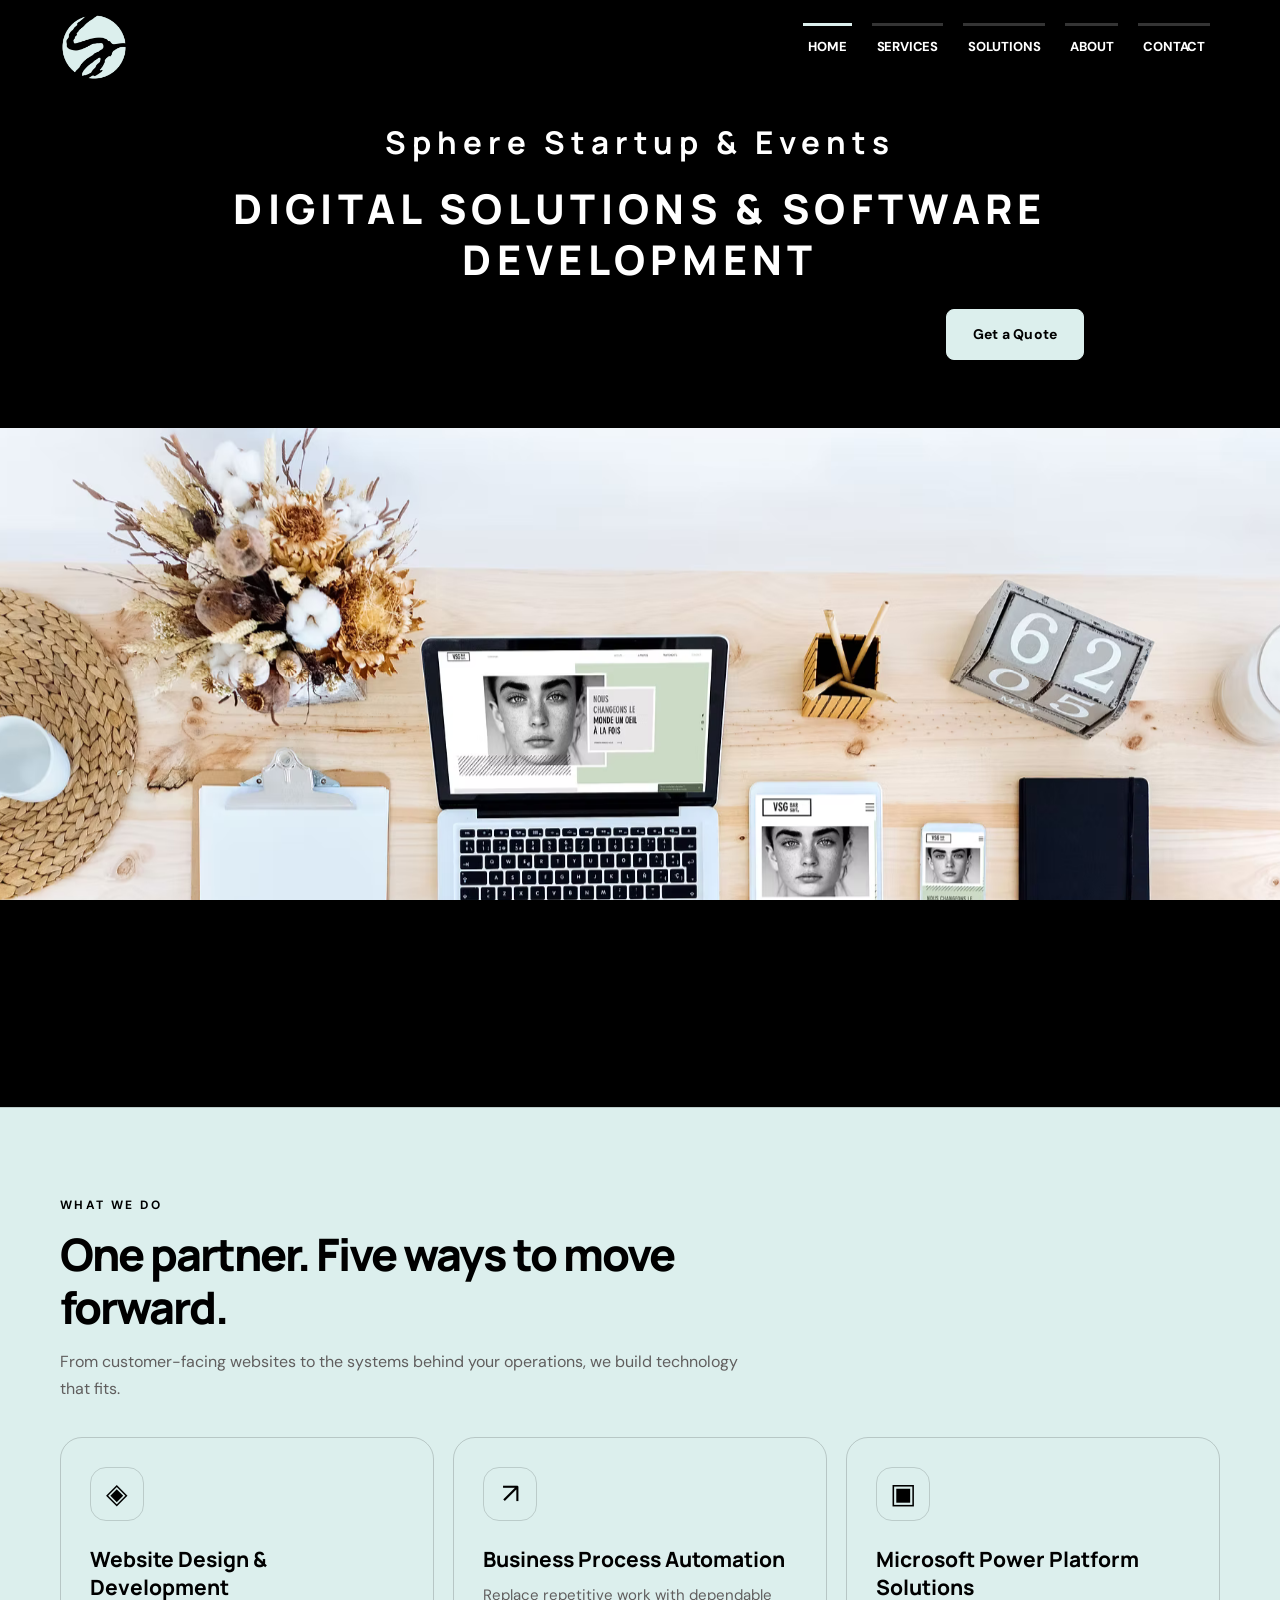
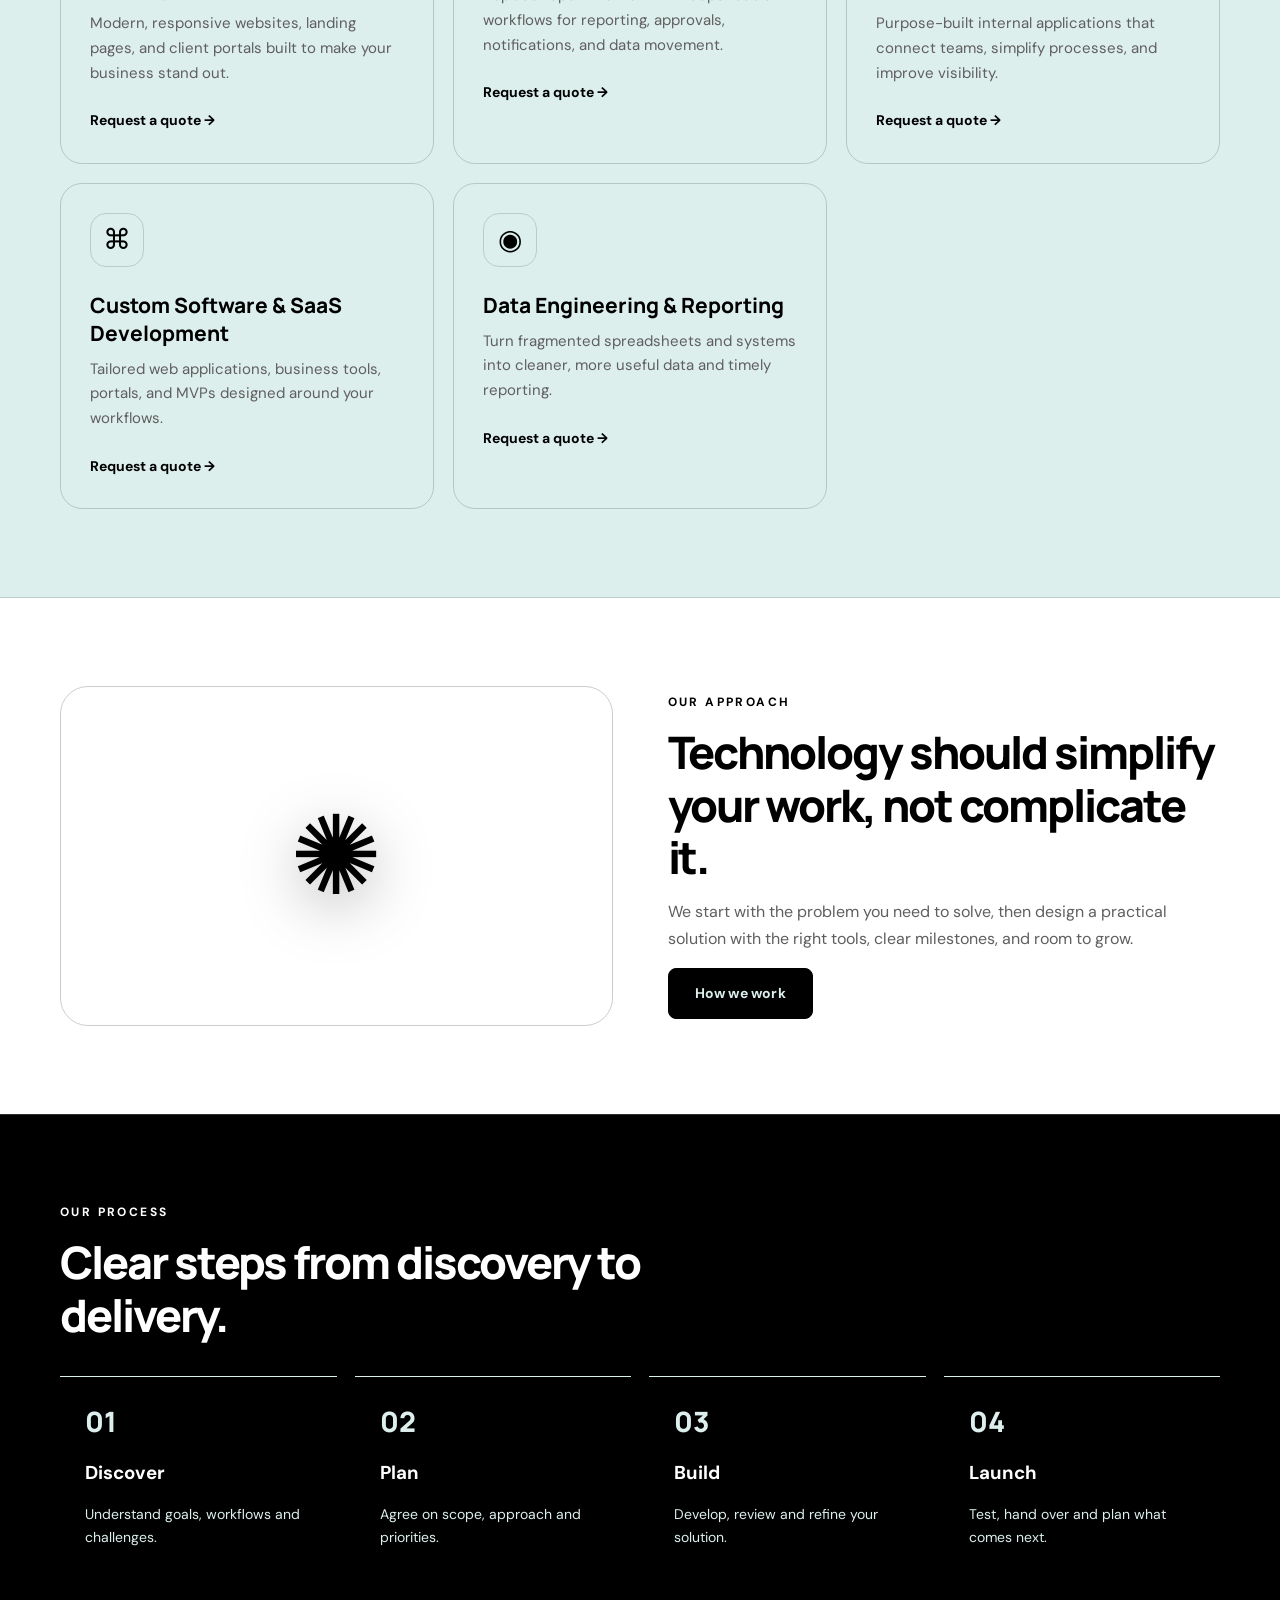
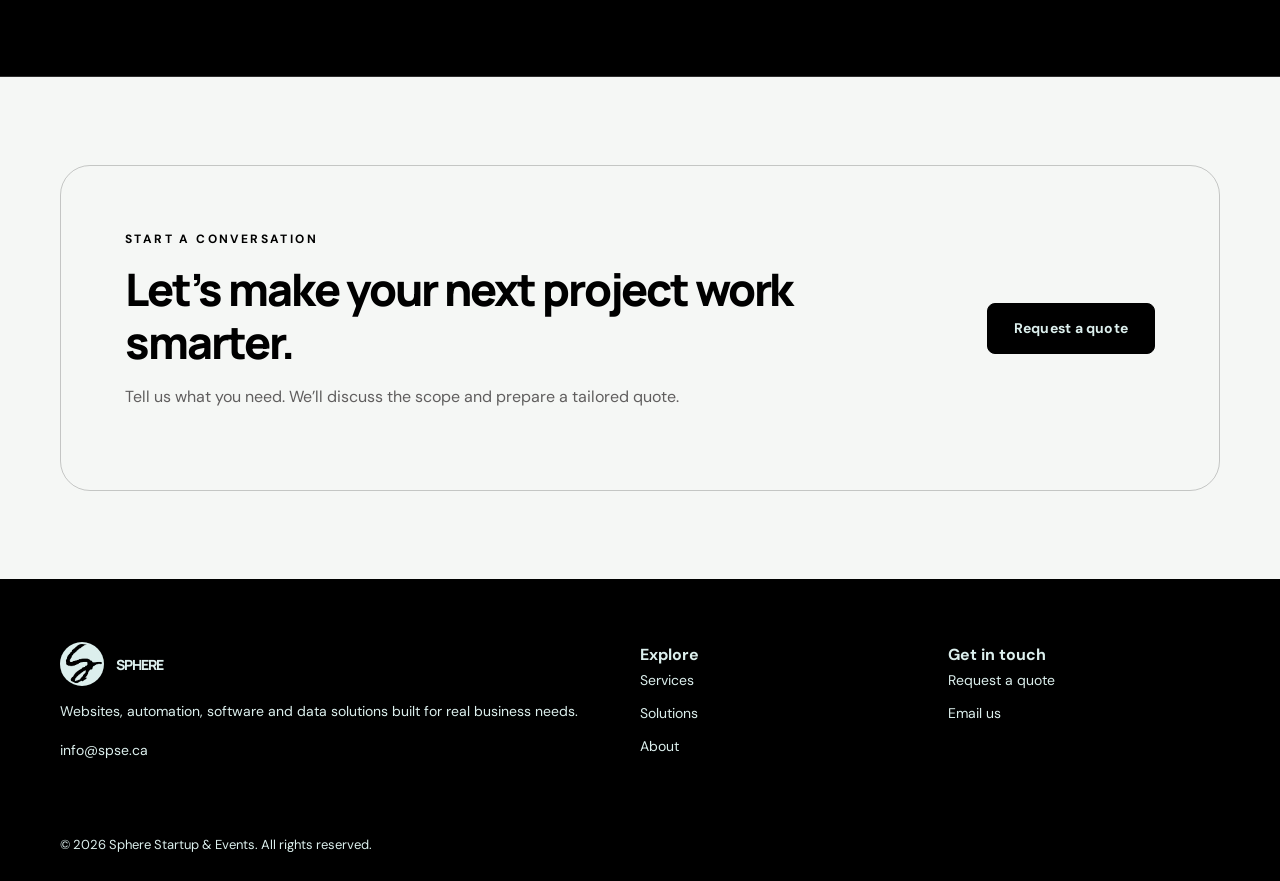
<file: index.html>
<!doctype html><html lang="en"><head><meta charset="utf-8"><meta name="viewport" content="width=device-width,initial-scale=1"><meta name="theme-color" content="#DCEFED"><meta name="description" content="Sphere designs websites, builds custom software and automates business workflows."><title>Web Development, Automation &amp; Custom Software | Sphere Startup & Events</title><link rel="icon" type="image/png" href="assets/favicon.png"><link rel="stylesheet" href="assets/style.css"></head><body><a class="skip-link" href="#main">Skip to content</a><header class="header"><div class="container nav"><a class="logo" href="index.html" aria-label="Sphere Startup & Events home"><img class="brand-logo" src="assets/logo.png" alt="Sphere logo" width="68" height="68"></a><button class="menu" type="button" aria-label="Toggle navigation" aria-expanded="false" aria-controls="site-nav">Menu</button><nav class="navlinks" id="site-nav" aria-label="Main navigation"><a href="index.html" aria-current="page">Home</a><a href="services.html" >Services</a><a href="work.html" >Solutions</a><a href="about.html" >About</a><a href="contact.html" >Contact</a></nav></div></header><main id="main"><section class="sphere-intro" aria-labelledby="sphere-intro-title"><div class="container sphere-intro-inner"><p class="sphere-name reveal">Sphere Startup &amp; Events</p><h1 id="sphere-intro-title" class="reveal">DIGITAL SOLUTIONS <span>&amp; SOFTWARE DEVELOPMENT</span></h1><a class="intro-quote reveal" href="contact.html">Get a Quote</a></div></section><section class="hero-image-section" aria-label="Sphere website design showcase"><div class="hero-image-reveal" role="img" aria-label="Workspace with responsive website designs displayed on laptop, tablet and phone"></div></section><section class="section alt tone-green"><div class="container"><div class="section-head reveal"><div class="eyebrow">What we do</div><h2>One partner. Five ways to move forward.</h2><p>From customer-facing websites to the systems behind your operations, we build technology that fits.</p></div><div class="grid"><article class="card reveal"><div class="symbol">◈</div><h3>Website Design & Development</h3><p>Modern, responsive websites, landing pages, and client portals built to make your business stand out.</p><a class="textlink" href="contact.html?service=Website%20Design%20&amp;%20Development">Request a quote →</a></article><article class="card reveal"><div class="symbol">↗</div><h3>Business Process Automation</h3><p>Replace repetitive work with dependable workflows for reporting, approvals, notifications, and data movement.</p><a class="textlink" href="contact.html?service=Business%20Process%20Automation">Request a quote →</a></article><article class="card reveal"><div class="symbol">▣</div><h3>Microsoft Power Platform Solutions</h3><p>Purpose-built internal applications that connect teams, simplify processes, and improve visibility.</p><a class="textlink" href="contact.html?service=Microsoft%20Power%20Platform%20Solutions">Request a quote →</a></article><article class="card reveal"><div class="symbol">⌘</div><h3>Custom Software & SaaS Development</h3><p>Tailored web applications, business tools, portals, and MVPs designed around your workflows.</p><a class="textlink" href="contact.html?service=Custom%20Software%20&amp;%20SaaS%20Development">Request a quote →</a></article><article class="card reveal"><div class="symbol">◉</div><h3>Data Engineering & Reporting</h3><p>Turn fragmented spreadsheets and systems into cleaner, more useful data and timely reporting.</p><a class="textlink" href="contact.html?service=Data%20Engineering%20&amp;%20Reporting">Request a quote →</a></article></div></div></section><section class="section tone-white"><div class="container split"><div class="visual reveal"><span class="glyph">✺</span></div><div class="reveal"><div class="eyebrow">Our approach</div><h2>Technology should simplify your work, not complicate it.</h2><p class="copy">We start with the problem you need to solve, then design a practical solution with the right tools, clear milestones, and room to grow.</p><a class="btn secondary" href="about.html">How we work</a></div></div></section><section class="section alt tone-black"><div class="container"><div class="section-head reveal"><div class="eyebrow">Our process</div><h2>Clear steps from discovery to delivery.</h2></div><div class="steps"><div class="step reveal"><h3>Discover</h3><p>Understand goals, workflows and challenges.</p></div><div class="step reveal"><h3>Plan</h3><p>Agree on scope, approach and priorities.</p></div><div class="step reveal"><h3>Build</h3><p>Develop, review and refine your solution.</p></div><div class="step reveal"><h3>Launch</h3><p>Test, hand over and plan what comes next.</p></div></div></div></section><section class="section tone-offwhite"><div class="container"><div class="cta reveal"><div><div class="eyebrow">Start a conversation</div><h2>Let’s make your next project work smarter.</h2><p>Tell us what you need. We’ll discuss the scope and prepare a tailored quote.</p></div><a class="btn" href="contact.html">Request a quote</a></div></div></section></main><footer class="footer"><div class="container"><div class="footer-grid"><div><a class="logo" href="index.html"><img class="brand-logo" src="assets/logo.png" alt="" width="44" height="44"> SPHERE</a><p>Websites, automation, software and data solutions built for real business needs.</p><a href="mailto:info@spse.ca">info@spse.ca</a></div><div><strong>Explore</strong><div class="footer-links"><a href="services.html">Services</a><a href="work.html">Solutions</a><a href="about.html">About</a></div></div><div><strong>Get in touch</strong><div class="footer-links"><a href="contact.html">Request a quote</a><a href="mailto:info@spse.ca">Email us</a></div></div></div><div class="copyright">© <span id="year"></span> Sphere Startup & Events. All rights reserved.</div></div></footer><script src="assets/main.js" defer></script></body></html>
</file>
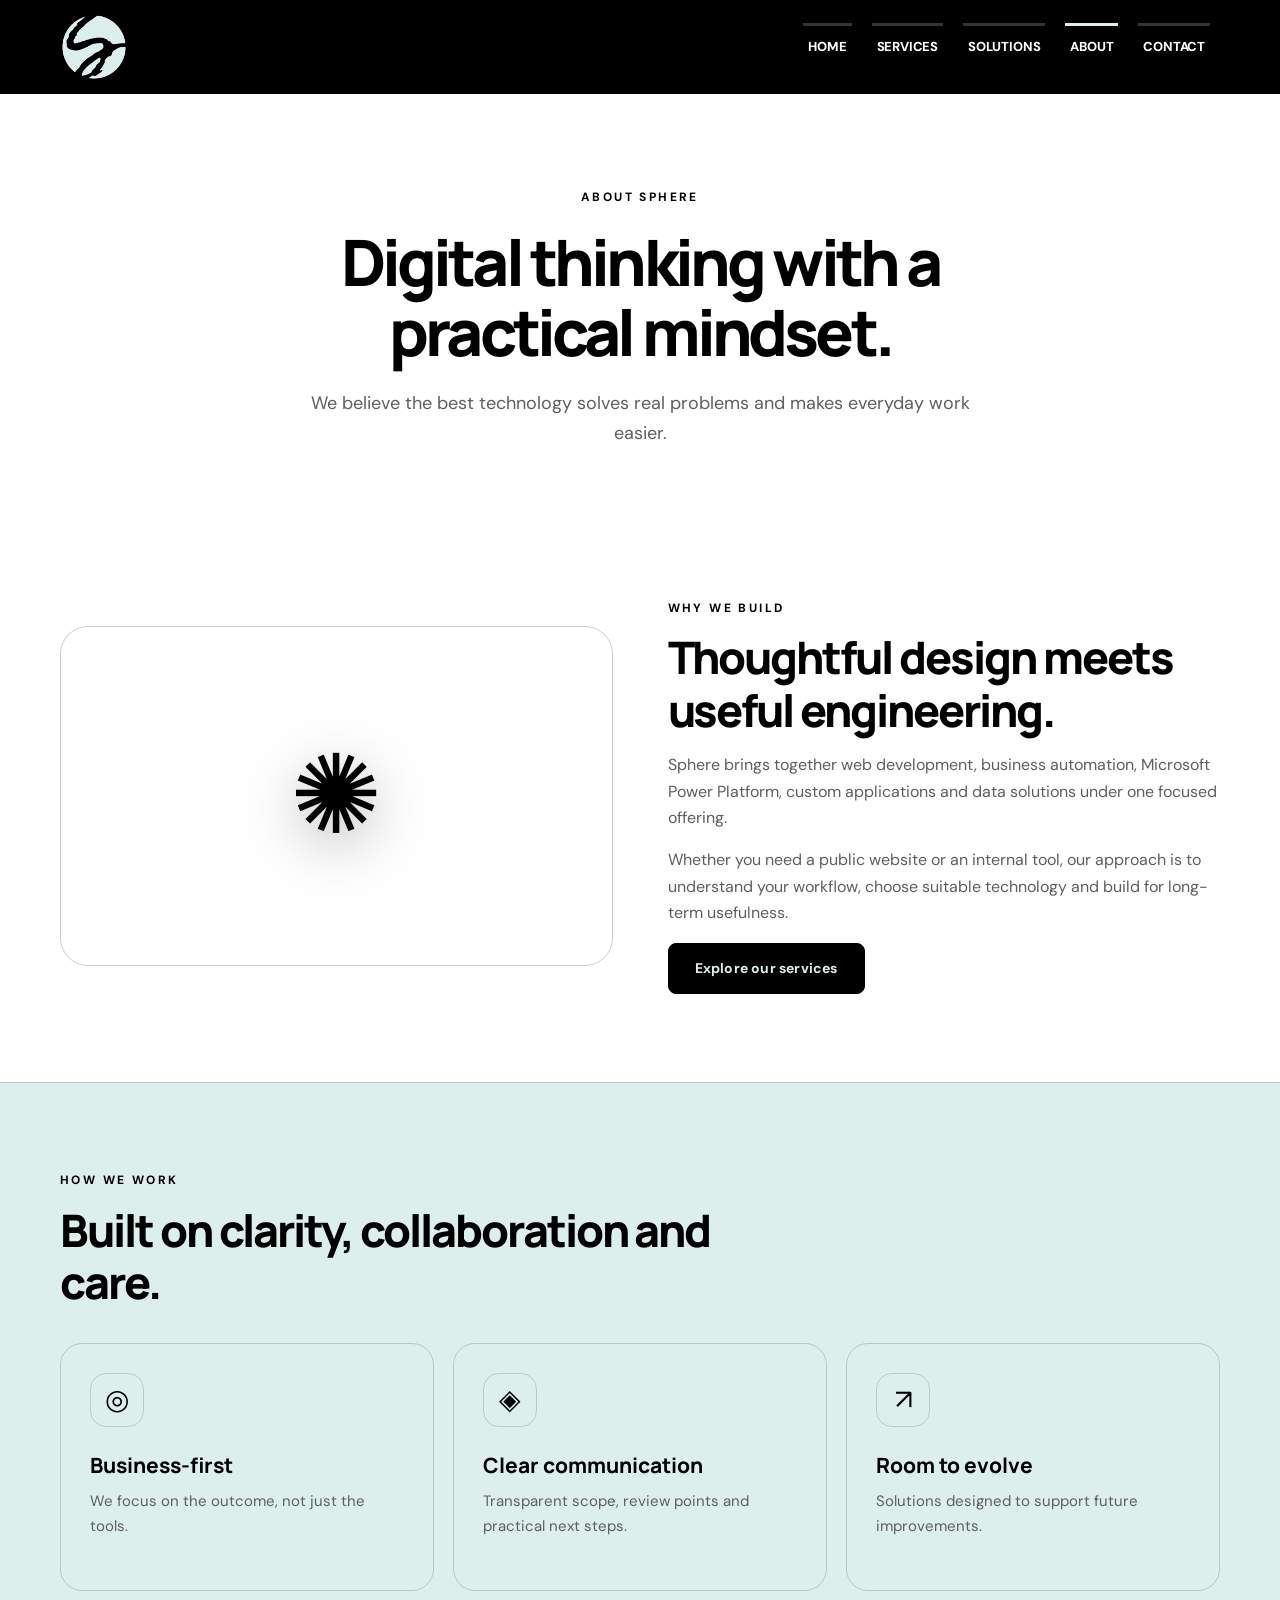
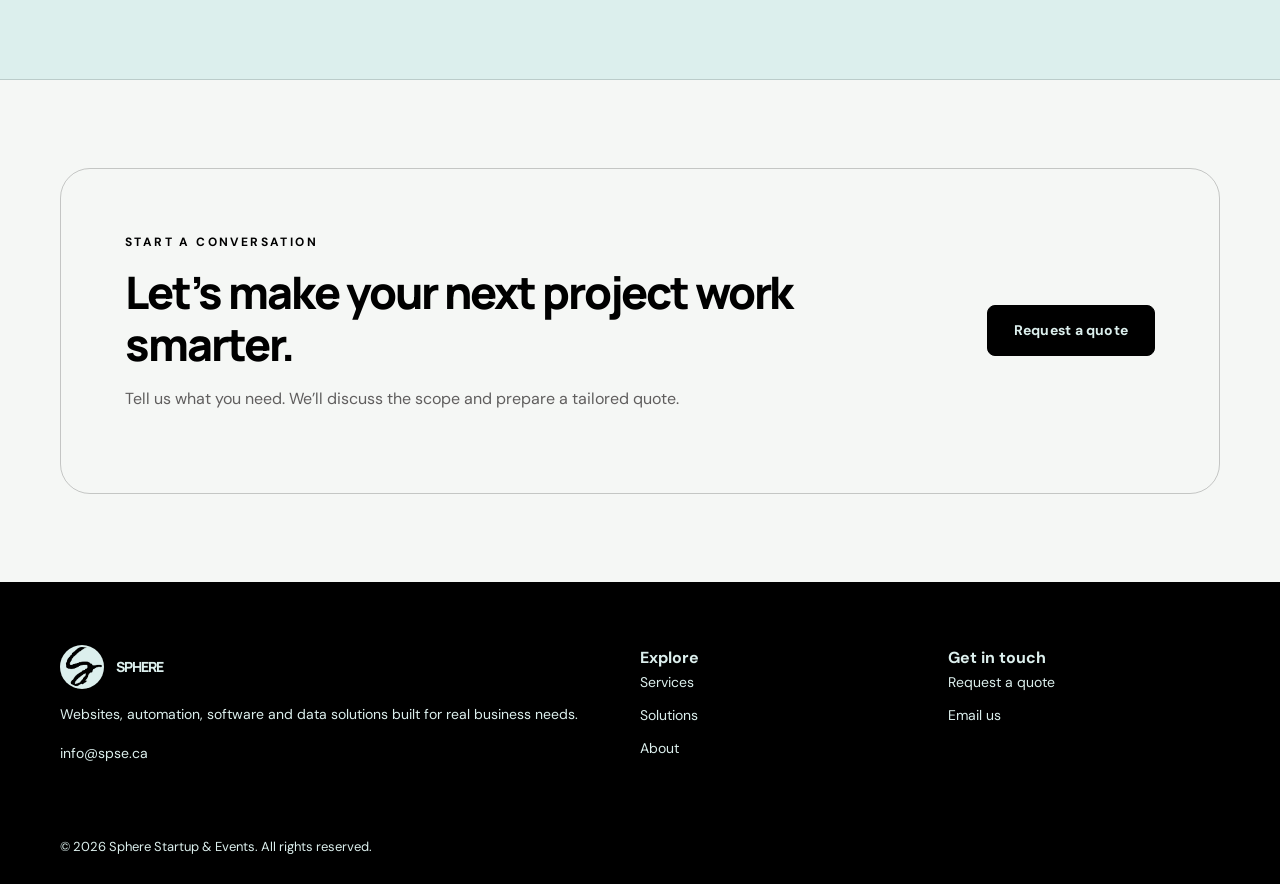
<file: about.html>
<!doctype html><html lang="en"><head><meta charset="utf-8"><meta name="viewport" content="width=device-width,initial-scale=1"><meta name="theme-color" content="#DCEFED"><meta name="description" content="Learn about Sphere’s practical approach to digital solutions, software and automation."><title>About Sphere | Sphere Startup & Events</title><link rel="icon" type="image/png" href="assets/favicon.png"><link rel="stylesheet" href="assets/style.css"></head><body><a class="skip-link" href="#main">Skip to content</a><header class="header"><div class="container nav"><a class="logo" href="index.html" aria-label="Sphere Startup & Events home"><img class="brand-logo" src="assets/logo.png" alt="Sphere logo" width="68" height="68"></a><button class="menu" type="button" aria-label="Toggle navigation" aria-expanded="false" aria-controls="site-nav">Menu</button><nav class="navlinks" id="site-nav" aria-label="Main navigation"><a href="index.html" >Home</a><a href="services.html" >Services</a><a href="work.html" >Solutions</a><a href="about.html" aria-current="page">About</a><a href="contact.html" >Contact</a></nav></div></header><main id="main"><section class="pagehero container reveal tone-pagehero"><div class="eyebrow">About Sphere</div><h1>Digital thinking with a <span class="gradient">practical mindset.</span></h1><p>We believe the best technology solves real problems and makes everyday work easier.</p></section><section class="section tone-white"><div class="container split"><div class="visual reveal"><span class="glyph">✺</span></div><div class="reveal"><div class="eyebrow">Why we build</div><h2>Thoughtful design meets useful engineering.</h2><p class="copy">Sphere brings together web development, business automation, Microsoft Power Platform, custom applications and data solutions under one focused offering.</p><p class="copy">Whether you need a public website or an internal tool, our approach is to understand your workflow, choose suitable technology and build for long-term usefulness.</p><a class="btn secondary" href="services.html">Explore our services</a></div></div></section><section class="section alt tone-green"><div class="container"><div class="section-head reveal"><div class="eyebrow">How we work</div><h2>Built on clarity, collaboration and care.</h2></div><div class="grid"><article class="card reveal"><div class="symbol">◎</div><h3>Business-first</h3><p>We focus on the outcome, not just the tools.</p></article><article class="card reveal"><div class="symbol">◈</div><h3>Clear communication</h3><p>Transparent scope, review points and practical next steps.</p></article><article class="card reveal"><div class="symbol">↗</div><h3>Room to evolve</h3><p>Solutions designed to support future improvements.</p></article></div></div></section><section class="section tone-offwhite"><div class="container"><div class="cta reveal"><div><div class="eyebrow">Start a conversation</div><h2>Let’s make your next project work smarter.</h2><p>Tell us what you need. We’ll discuss the scope and prepare a tailored quote.</p></div><a class="btn" href="contact.html">Request a quote</a></div></div></section></main><footer class="footer"><div class="container"><div class="footer-grid"><div><a class="logo" href="index.html"><img class="brand-logo" src="assets/logo.png" alt="" width="44" height="44"> SPHERE</a><p>Websites, automation, software and data solutions built for real business needs.</p><a href="mailto:info@spse.ca">info@spse.ca</a></div><div><strong>Explore</strong><div class="footer-links"><a href="services.html">Services</a><a href="work.html">Solutions</a><a href="about.html">About</a></div></div><div><strong>Get in touch</strong><div class="footer-links"><a href="contact.html">Request a quote</a><a href="mailto:info@spse.ca">Email us</a></div></div></div><div class="copyright">© <span id="year"></span> Sphere Startup & Events. All rights reserved.</div></div></footer><script src="assets/main.js" defer></script></body></html>
</file>
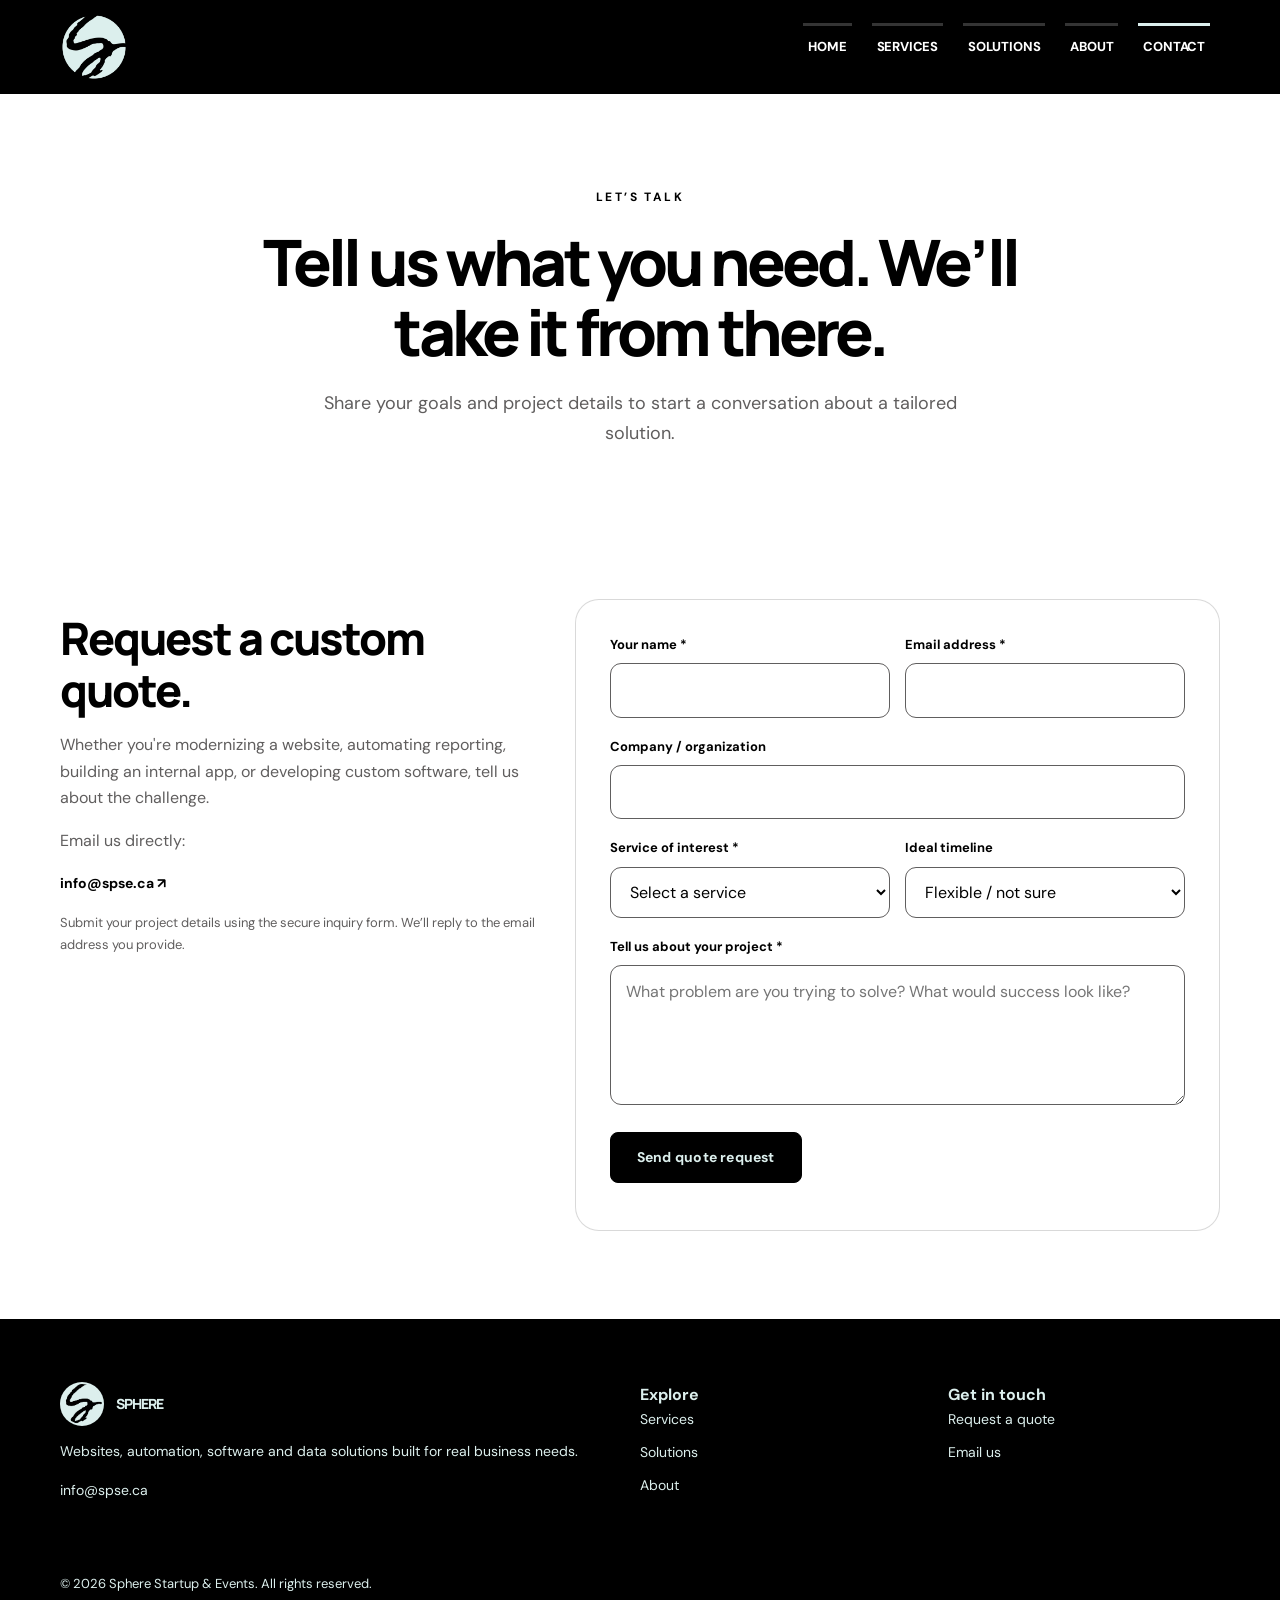
<file: contact.html>
<!doctype html><html lang="en"><head><meta charset="utf-8"><meta name="viewport" content="width=device-width,initial-scale=1"><meta name="theme-color" content="#DCEFED"><meta name="description" content="Request a custom quote for web development, automation, Power Platform, software or data services"><title>Request a Quote | Sphere Startup & Events</title><link rel="icon" type="image/png" href="assets/favicon.png"><link rel="stylesheet" href="assets/style.css"></head><body><a class="skip-link" href="#main">Skip to content</a><header class="header"><div class="container nav"><a class="logo" href="index.html" aria-label="Sphere Startup & Events home"><img class="brand-logo" src="assets/logo.png" alt="Sphere logo" width="68" height="68"></a><button class="menu" type="button" aria-label="Toggle navigation" aria-expanded="false" aria-controls="site-nav">Menu</button><nav class="navlinks" id="site-nav" aria-label="Main navigation"><a href="index.html" >Home</a><a href="services.html" >Services</a><a href="work.html" >Solutions</a><a href="about.html" >About</a><a href="contact.html" aria-current="page">Contact</a></nav></div></header><main id="main"><section class="pagehero container reveal tone-pagehero"><div class="eyebrow">Let’s talk</div><h1>Tell us what you need. <span class="gradient">We’ll take it from there.</span></h1><p>Share your goals and project details to start a conversation about a tailored solution.</p></section><section class="section tone-white"><div class="container contact-grid"><div class="reveal"><h2>Request a custom quote.</h2><p class="copy">Whether you're modernizing a website, automating reporting, building an internal app, or developing custom software, tell us about the challenge.</p><p class="copy">Email us directly:</p><p><a class="textlink" href="mailto:info@spse.ca">info@spse.ca ↗</a></p><p class="notice">Submit your project details using the secure inquiry form. We’ll reply to the email address you provide.</p></div><form class="form-card reveal" id="contact-form" method="POST" data-formspree-endpoint="https://formspree.io/f/xyeeadbz" aria-label="Request a quote"><div class="two"><div class="field"><label for="name">Your name *</label><input id="name" name="name" autocomplete="name" required></div><div class="field"><label for="email">Email address *</label><input id="email" name="email" type="email" autocomplete="email" required></div></div><div class="field"><label for="company">Company / organization</label><input id="company" name="company" autocomplete="organization"></div><div class="two"><div class="field"><label for="service">Service of interest *</label><select id="service" name="service" required><option value="" disabled selected>Select a service</option><option value="Website Design &amp; Development">Website Design &amp; Development</option><option value="Business Process Automation">Business Process Automation</option><option value="Microsoft Power Platform Solutions">Microsoft Power Platform Solutions</option><option value="Custom Software &amp; SaaS Development">Custom Software &amp; SaaS Development</option><option value="Data Engineering &amp; Reporting">Data Engineering &amp; Reporting</option><option value="Not sure yet">Not sure yet</option></select></div><div class="field"><label for="timeline">Ideal timeline</label><select id="timeline" name="timeline"><option>Flexible / not sure</option><option>As soon as possible</option><option>Within 1–3 months</option><option>Within 3–6 months</option><option>More than 6 months</option></select></div></div><div class="field"><label for="message">Tell us about your project *</label><textarea id="message" name="message" placeholder="What problem are you trying to solve? What would success look like?" required></textarea></div><button class="btn" type="submit">Send quote request</button><p class="notice" id="form-status" role="status" aria-live="polite"></p></form></div></section></main><footer class="footer"><div class="container"><div class="footer-grid"><div><a class="logo" href="index.html"><img class="brand-logo" src="assets/logo.png" alt="" width="44" height="44"> SPHERE</a><p>Websites, automation, software and data solutions built for real business needs.</p><a href="mailto:info@spse.ca">info@spse.ca</a></div><div><strong>Explore</strong><div class="footer-links"><a href="services.html">Services</a><a href="work.html">Solutions</a><a href="about.html">About</a></div></div><div><strong>Get in touch</strong><div class="footer-links"><a href="contact.html">Request a quote</a><a href="mailto:info@spse.ca">Email us</a></div></div></div><div class="copyright">© <span id="year"></span> Sphere Startup & Events. All rights reserved.</div></div></footer><script src="assets/main.js" defer></script></body></html>
</file>
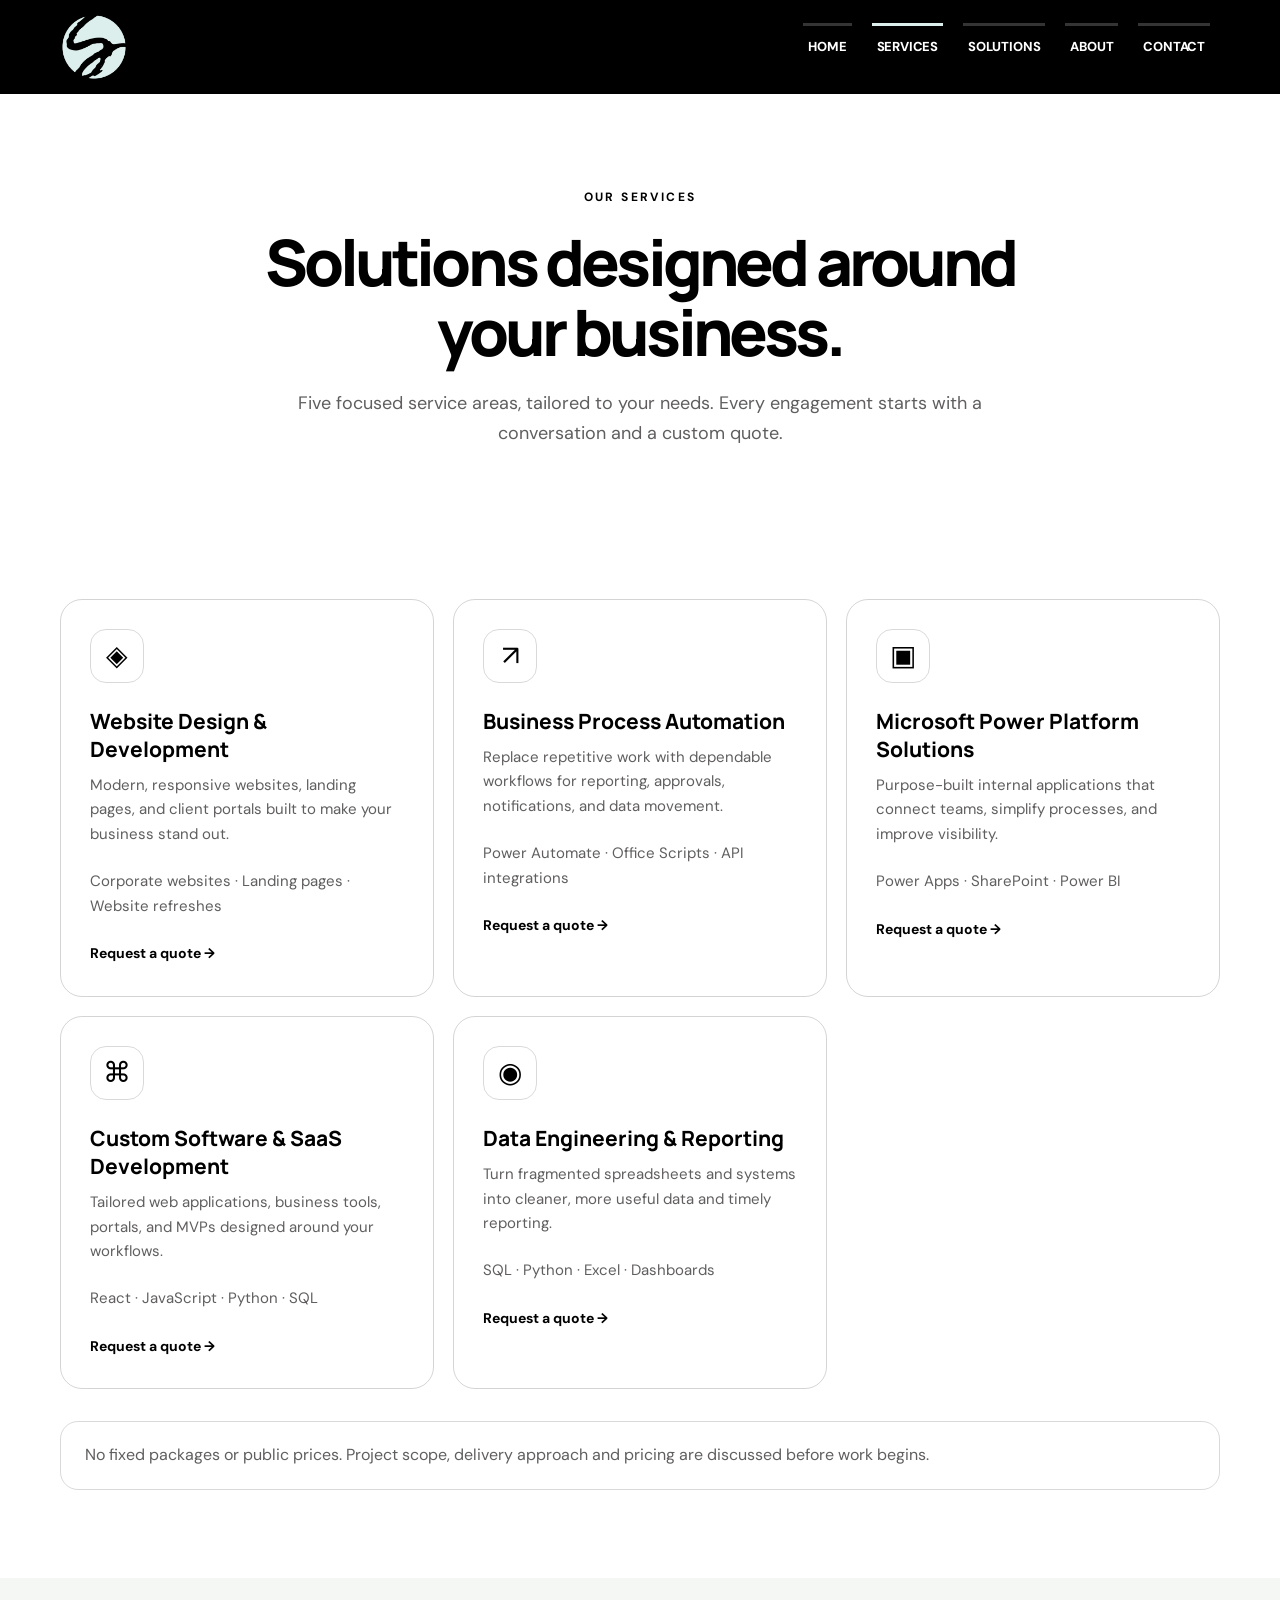
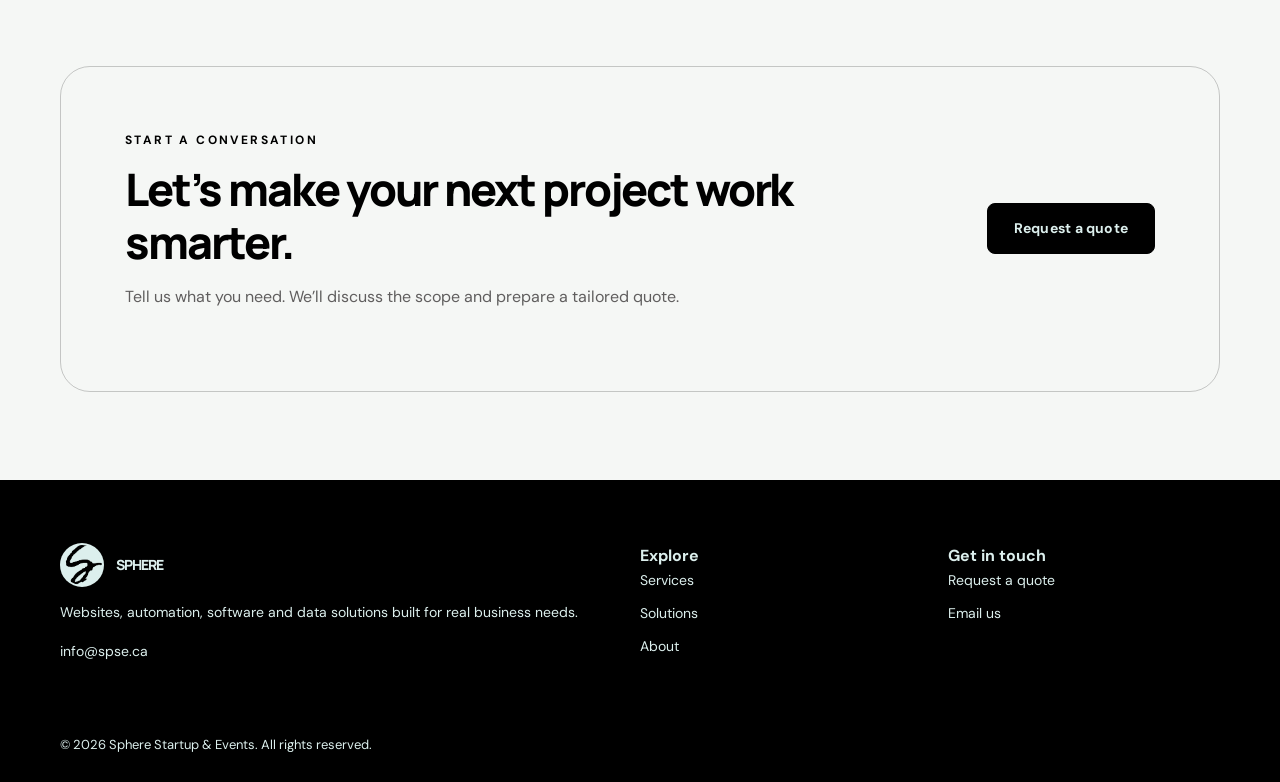
<file: services.html>
<!doctype html><html lang="en"><head><meta charset="utf-8"><meta name="viewport" content="width=device-width,initial-scale=1"><meta name="theme-color" content="#DCEFED"><meta name="description" content="Explore website design, automation, Power Platform, custom software and data reporting services."><title>Services | Sphere Startup & Events</title><link rel="icon" type="image/png" href="assets/favicon.png"><link rel="stylesheet" href="assets/style.css"></head><body><a class="skip-link" href="#main">Skip to content</a><header class="header"><div class="container nav"><a class="logo" href="index.html" aria-label="Sphere Startup & Events home"><img class="brand-logo" src="assets/logo.png" alt="Sphere logo" width="68" height="68"></a><button class="menu" type="button" aria-label="Toggle navigation" aria-expanded="false" aria-controls="site-nav">Menu</button><nav class="navlinks" id="site-nav" aria-label="Main navigation"><a href="index.html" >Home</a><a href="services.html" aria-current="page">Services</a><a href="work.html" >Solutions</a><a href="about.html" >About</a><a href="contact.html" >Contact</a></nav></div></header><main id="main"><section class="pagehero container reveal tone-pagehero"><div class="eyebrow">Our services</div><h1>Solutions designed around <span class="gradient">your business.</span></h1><p>Five focused service areas, tailored to your needs. Every engagement starts with a conversation and a custom quote.</p></section><section class="section tone-white"><div class="container"><div class="grid"><article class="card reveal"><div class="symbol">◈</div><h3>Website Design & Development</h3><p>Modern, responsive websites, landing pages, and client portals built to make your business stand out.</p><p class="service-detail">Corporate websites · Landing pages · Website refreshes</p><a class="textlink" href="contact.html?service=Website%20Design%20&amp;%20Development">Request a quote →</a></article><article class="card reveal"><div class="symbol">↗</div><h3>Business Process Automation</h3><p>Replace repetitive work with dependable workflows for reporting, approvals, notifications, and data movement.</p><p class="service-detail">Power Automate · Office Scripts · API integrations</p><a class="textlink" href="contact.html?service=Business%20Process%20Automation">Request a quote →</a></article><article class="card reveal"><div class="symbol">▣</div><h3>Microsoft Power Platform Solutions</h3><p>Purpose-built internal applications that connect teams, simplify processes, and improve visibility.</p><p class="service-detail">Power Apps · SharePoint · Power BI</p><a class="textlink" href="contact.html?service=Microsoft%20Power%20Platform%20Solutions">Request a quote →</a></article><article class="card reveal"><div class="symbol">⌘</div><h3>Custom Software & SaaS Development</h3><p>Tailored web applications, business tools, portals, and MVPs designed around your workflows.</p><p class="service-detail">React · JavaScript · Python · SQL</p><a class="textlink" href="contact.html?service=Custom%20Software%20&amp;%20SaaS%20Development">Request a quote →</a></article><article class="card reveal"><div class="symbol">◉</div><h3>Data Engineering & Reporting</h3><p>Turn fragmented spreadsheets and systems into cleaner, more useful data and timely reporting.</p><p class="service-detail">SQL · Python · Excel · Dashboards</p><a class="textlink" href="contact.html?service=Data%20Engineering%20&amp;%20Reporting">Request a quote →</a></article></div><div class="service-footnote reveal">No fixed packages or public prices. Project scope, delivery approach and pricing are discussed before work begins.</div></div></section><section class="section tone-offwhite"><div class="container"><div class="cta reveal"><div><div class="eyebrow">Start a conversation</div><h2>Let’s make your next project work smarter.</h2><p>Tell us what you need. We’ll discuss the scope and prepare a tailored quote.</p></div><a class="btn" href="contact.html">Request a quote</a></div></div></section></main><footer class="footer"><div class="container"><div class="footer-grid"><div><a class="logo" href="index.html"><img class="brand-logo" src="assets/logo.png" alt="" width="44" height="44"> SPHERE</a><p>Websites, automation, software and data solutions built for real business needs.</p><a href="mailto:info@spse.ca">info@spse.ca</a></div><div><strong>Explore</strong><div class="footer-links"><a href="services.html">Services</a><a href="work.html">Solutions</a><a href="about.html">About</a></div></div><div><strong>Get in touch</strong><div class="footer-links"><a href="contact.html">Request a quote</a><a href="mailto:info@spse.ca">Email us</a></div></div></div><div class="copyright">© <span id="year"></span> Sphere Startup & Events. All rights reserved.</div></div></footer><script src="assets/main.js" defer></script></body></html>
</file>
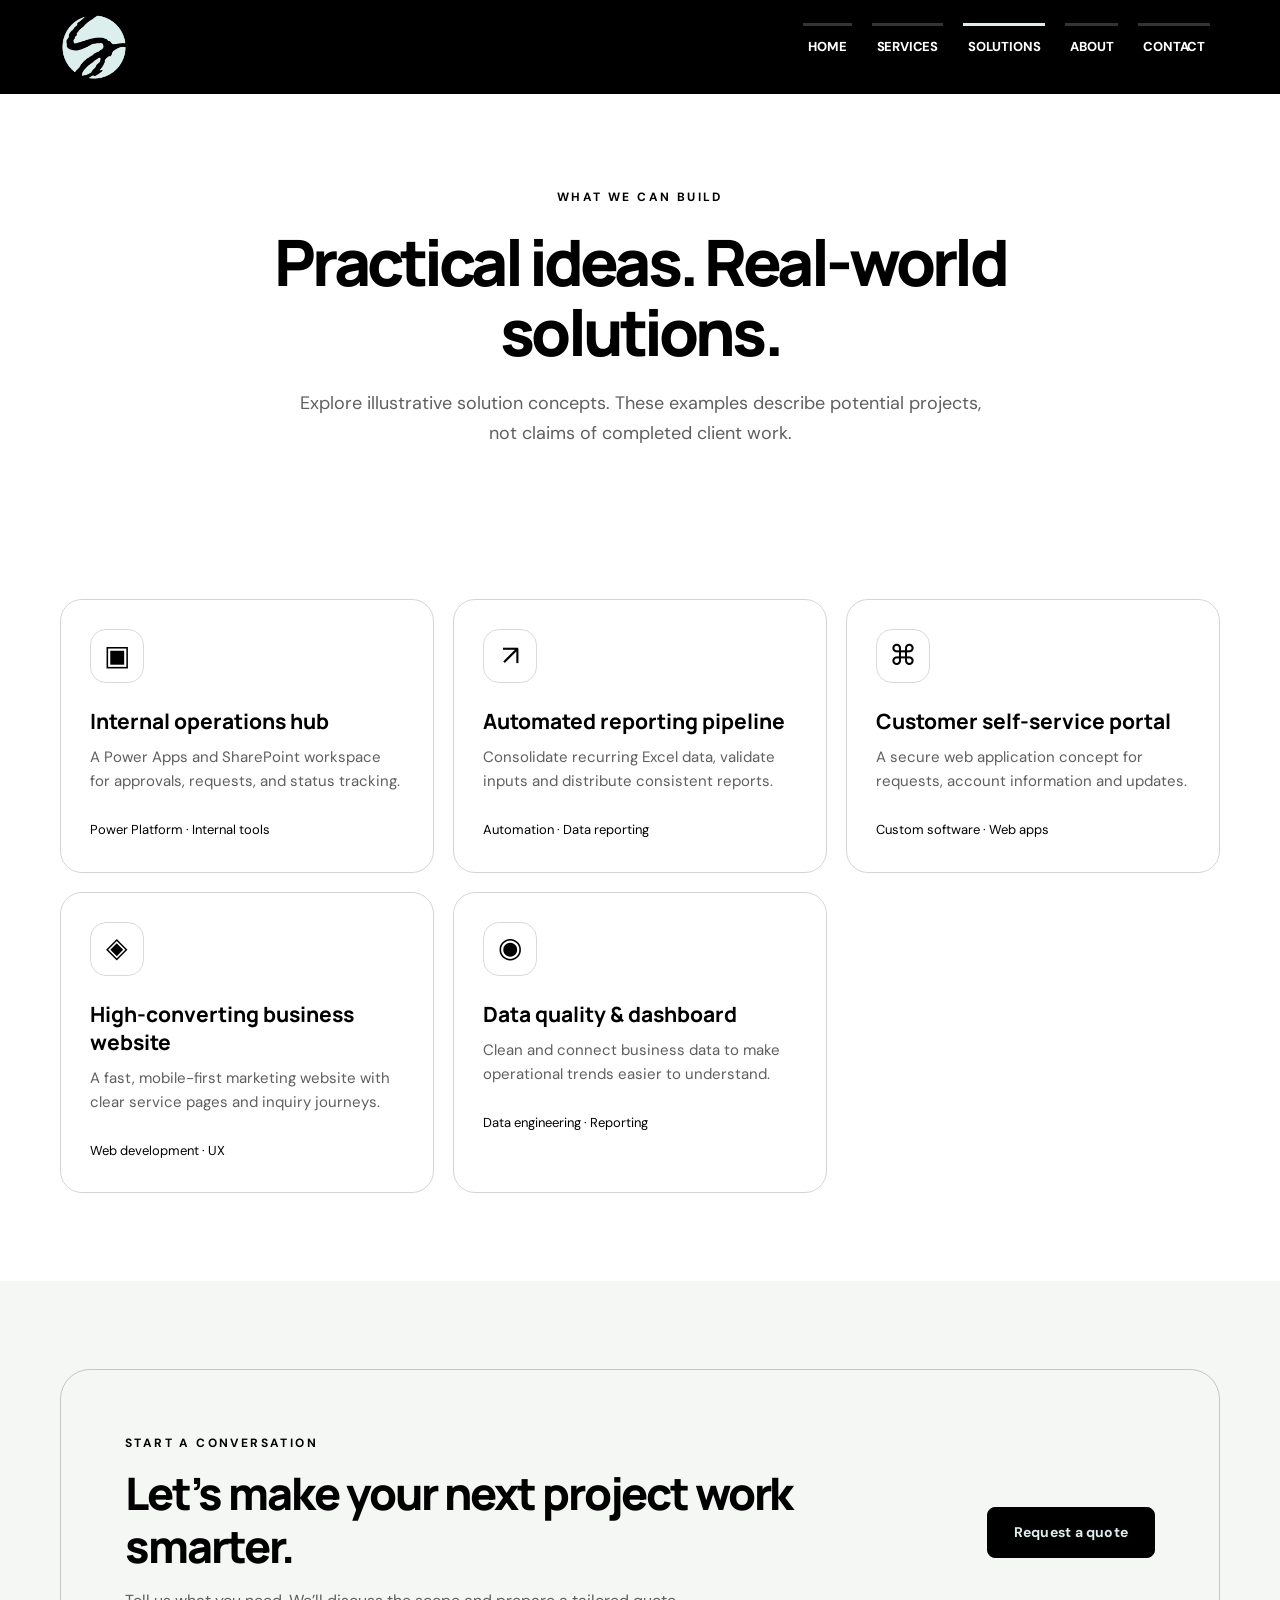
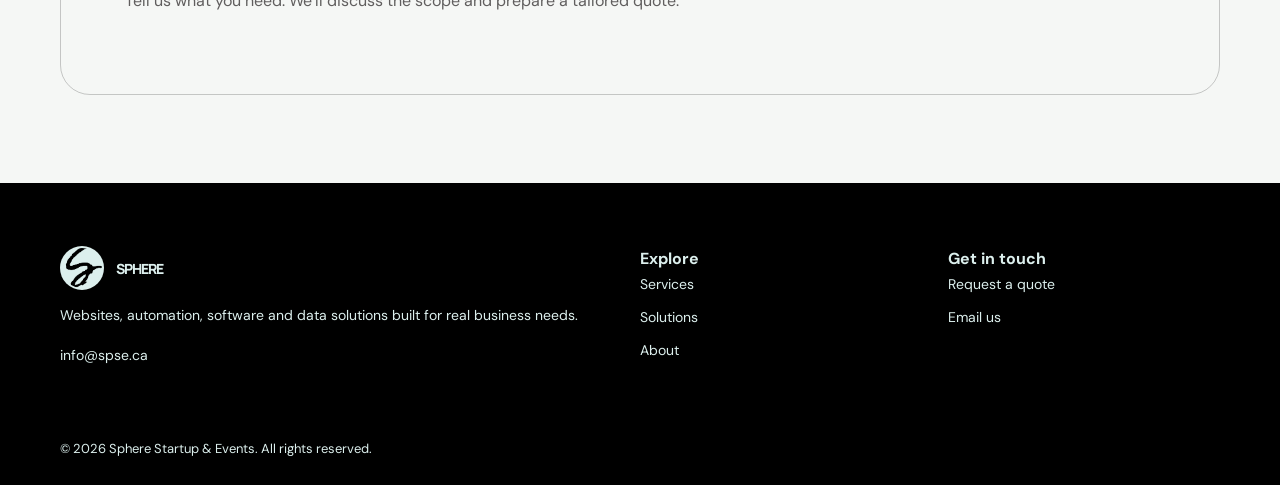
<file: work.html>
<!doctype html><html lang="en"><head><meta charset="utf-8"><meta name="viewport" content="width=device-width,initial-scale=1"><meta name="theme-color" content="#DCEFED"><meta name="description" content="See example use cases for Sphere web, automation, software, Power Platform and reporting services."><title>Solutions &amp; Use Cases | Sphere Startup & Events</title><link rel="icon" type="image/png" href="assets/favicon.png"><link rel="stylesheet" href="assets/style.css"></head><body><a class="skip-link" href="#main">Skip to content</a><header class="header"><div class="container nav"><a class="logo" href="index.html" aria-label="Sphere Startup & Events home"><img class="brand-logo" src="assets/logo.png" alt="Sphere logo" width="68" height="68"></a><button class="menu" type="button" aria-label="Toggle navigation" aria-expanded="false" aria-controls="site-nav">Menu</button><nav class="navlinks" id="site-nav" aria-label="Main navigation"><a href="index.html" >Home</a><a href="services.html" >Services</a><a href="work.html" aria-current="page">Solutions</a><a href="about.html" >About</a><a href="contact.html" >Contact</a></nav></div></header><main id="main"><section class="pagehero container reveal tone-pagehero"><div class="eyebrow">What we can build</div><h1>Practical ideas. <span class="gradient">Real-world solutions.</span></h1><p>Explore illustrative solution concepts. These examples describe potential projects, not claims of completed client work.</p></section><section class="section tone-white"><div class="container"><div class="grid"><article class="card reveal"><div class="symbol">▣</div><h3>Internal operations hub</h3><p>A Power Apps and SharePoint workspace for approvals, requests, and status tracking.</p><span class="service-detail">Power Platform · Internal tools</span></article><article class="card reveal"><div class="symbol">↗</div><h3>Automated reporting pipeline</h3><p>Consolidate recurring Excel data, validate inputs and distribute consistent reports.</p><span class="service-detail">Automation · Data reporting</span></article><article class="card reveal"><div class="symbol">⌘</div><h3>Customer self-service portal</h3><p>A secure web application concept for requests, account information and updates.</p><span class="service-detail">Custom software · Web apps</span></article><article class="card reveal"><div class="symbol">◈</div><h3>High-converting business website</h3><p>A fast, mobile-first marketing website with clear service pages and inquiry journeys.</p><span class="service-detail">Web development · UX</span></article><article class="card reveal"><div class="symbol">◉</div><h3>Data quality & dashboard</h3><p>Clean and connect business data to make operational trends easier to understand.</p><span class="service-detail">Data engineering · Reporting</span></article></div></div></section><section class="section tone-offwhite"><div class="container"><div class="cta reveal"><div><div class="eyebrow">Start a conversation</div><h2>Let’s make your next project work smarter.</h2><p>Tell us what you need. We’ll discuss the scope and prepare a tailored quote.</p></div><a class="btn" href="contact.html">Request a quote</a></div></div></section></main><footer class="footer"><div class="container"><div class="footer-grid"><div><a class="logo" href="index.html"><img class="brand-logo" src="assets/logo.png" alt="" width="44" height="44"> SPHERE</a><p>Websites, automation, software and data solutions built for real business needs.</p><a href="mailto:info@spse.ca">info@spse.ca</a></div><div><strong>Explore</strong><div class="footer-links"><a href="services.html">Services</a><a href="work.html">Solutions</a><a href="about.html">About</a></div></div><div><strong>Get in touch</strong><div class="footer-links"><a href="contact.html">Request a quote</a><a href="mailto:info@spse.ca">Email us</a></div></div></div><div class="copyright">© <span id="year"></span> Sphere Startup & Events. All rights reserved.</div></div></footer><script src="assets/main.js" defer></script></body></html>
</file>
<file: assets/style.css>
@import url('https://fonts.googleapis.com/css2?family=DM+Sans:wght@400;500;600;700&family=Manrope:wght@400;500;600;700;800&display=swap');
:root{--bg:#070c09;--bg2:#101b14;--panel:#142319;--text:#f4fff7;--muted:#a9bdb0;--primary:#36bf65;--accent:#a5ef72;--line:rgba(190,208,255,.15);--radius:22px}*{box-sizing:border-box}html{scroll-behavior:smooth}body{margin:0;background:var(--bg);color:var(--text);font:16px/1.65 'DM Sans',sans-serif}body:before{content:'';position:fixed;inset:0;pointer-events:none;background:radial-gradient(ellipse at 80% 0%,rgba(70,102,218,.16),transparent 42%);z-index:-1}a{color:inherit;text-decoration:none}button,input,textarea,select{font:inherit}button{cursor:pointer}img{max-width:100%}.container{width:min(1160px,calc(100% - 44px));margin:auto}.header{position:sticky;top:0;z-index:30;background:rgba(8,13,34,.84);backdrop-filter:blur(18px);border-bottom:1px solid var(--line)}.nav{height:82px;display:flex;align-items:center;justify-content:space-between;gap:20px}.logo{display:flex;align-items:center;gap:12px;font:800 22px Manrope,sans-serif;letter-spacing:-1px}.mark{width:40px;height:40px;border:2px solid #66db83;border-radius:50%;position:relative;display:inline-grid;place-items:center;color:#c4f5b7;font-size:24px}.mark:after{content:'';position:absolute;width:48px;height:17px;border:2px solid #66db83;border-radius:50%;transform:rotate(-28deg)}.navlinks{display:flex;align-items:center;gap:27px}.navlinks a{font-size:14px;color:#c2d4c5;transition:color .2s}.navlinks a:hover,.navlinks a[aria-current=page]{color:white}.menu{display:none;background:transparent;border:1px solid var(--line);color:white;padding:9px 13px;border-radius:12px}.btn{display:inline-flex;align-items:center;justify-content:center;gap:10px;padding:14px 23px;border-radius:999px;background:linear-gradient(120deg,#239c4c,#43ca6d);color:white;border:1px solid rgba(255,255,255,.12);font-weight:700;font-size:14px;box-shadow:0 8px 28px rgba(72,101,235,.2);transition:transform .2s,box-shadow .2s}.btn:hover{transform:translateY(-3px);box-shadow:0 13px 32px rgba(72,101,235,.32)}.btn.secondary{background:rgba(255,255,255,.045);box-shadow:none;border:1px solid var(--line)}.eyebrow{text-transform:uppercase;letter-spacing:.2em;color:#83df94;font-weight:700;font-size:12px}.hero{padding:105px 0 85px;overflow:hidden}.hero-grid{display:grid;grid-template-columns:1.08fr .92fr;align-items:center;gap:48px}.hero h1,.pagehero h1{font:800 clamp(43px,5.6vw,76px)/1.09 Manrope,sans-serif;letter-spacing:-.06em;margin:19px 0 23px}.gradient{background:linear-gradient(105deg,#fff,#77e797 50%,#b1f4a2);background-clip:text;-webkit-background-clip:text;color:transparent}.lead{font-size:18px;color:var(--muted);max-width:600px}.actions{display:flex;flex-wrap:wrap;gap:13px;margin-top:32px}.hero-art{min-height:450px;position:relative;display:grid;place-items:center}.orb{width:min(95%,420px);aspect-ratio:1;border-radius:50%;background:radial-gradient(circle at 30% 26%,#c4ffb1 0%,#47c66a 24%,#1e6636 52%,#0b2715 70%);box-shadow:inset -35px -30px 60px rgba(2,5,20,.55),0 0 90px rgba(86,120,255,.22);animation:float 7s ease-in-out infinite}.ring{position:absolute;width:110%;height:40%;border:2px solid rgba(157,200,255,.55);border-radius:50%;transform:rotate(-25deg);box-shadow:0 0 30px rgba(103,146,255,.15)}.float-card{position:absolute;padding:14px 18px;background:rgba(23,36,77,.86);backdrop-filter:blur(12px);border:1px solid var(--line);border-radius:16px;font-size:13px;box-shadow:0 20px 50px rgba(0,0,0,.2)}.float-card.top{top:9%;right:-2%}.float-card.bottom{bottom:9%;left:-4%}.float-card strong{display:block;font-size:17px}.section{padding:88px 0}.section.alt{background:rgba(19,29,61,.45);border-block:1px solid var(--line)}.section-head{max-width:700px;margin-bottom:35px}.section h2,.cta h2{font:800 clamp(31px,3.5vw,47px)/1.17 Manrope,sans-serif;letter-spacing:-.045em;margin:13px 0}.section-head p,.copy{color:var(--muted)}.grid{display:grid;grid-template-columns:repeat(3,1fr);gap:19px}.card{padding:29px;background:linear-gradient(145deg,rgba(33,47,91,.85),rgba(14,22,48,.88));border:1px solid var(--line);border-radius:var(--radius);transition:transform .3s,border-color .3s}.card:hover{transform:translateY(-7px);border-color:rgba(133,172,255,.5)}.card .symbol{font-size:28px;display:grid;place-items:center;width:54px;height:54px;border-radius:16px;background:rgba(95,130,255,.14);margin-bottom:24px}.card h3{font:750 21px Manrope,sans-serif;margin:0 0 10px}.card p{color:var(--muted);font-size:15px;margin:0 0 22px}.textlink{color:#a5efab;font-size:14px;font-weight:700}.pagehero{padding:94px 0 62px;text-align:center}.pagehero h1{font-size:clamp(42px,5vw,64px);max-width:840px;margin-inline:auto}.pagehero p{max-width:690px;margin:0 auto;color:var(--muted);font-size:18px}.split{display:grid;grid-template-columns:1fr 1fr;gap:55px;align-items:center}.visual{min-height:340px;border-radius:28px;background:radial-gradient(circle at 72% 30%,rgba(119,181,255,.35),transparent 38%),linear-gradient(140deg,#164326,#0e2015);border:1px solid var(--line);display:grid;place-items:center;overflow:hidden}.visual .glyph{font-size:110px;filter:drop-shadow(0 15px 30px rgba(0,0,0,.3))}.steps{counter-reset:step;display:grid;grid-template-columns:repeat(4,1fr);gap:18px}.step{padding:25px;border-top:1px solid #5ad77d;background:rgba(255,255,255,.025);border-radius:0 0 18px 18px}.step:before{counter-increment:step;content:'0' counter(step);font:800 28px Manrope;color:#8ce89a}.step h3{margin:18px 0 8px}.step p{font-size:14px;color:var(--muted)}.cta{padding:64px;background:linear-gradient(110deg,#17492a,#102a1a);border:1px solid rgba(156,186,255,.25);border-radius:30px;display:flex;justify-content:space-between;align-items:center;gap:35px}.cta p{color:#d1ebd5}.footer{padding:62px 0 26px;border-top:1px solid var(--line);background:#050906}.footer-grid{display:grid;grid-template-columns:2fr 1fr 1fr;gap:35px}.footer p,.footer a{color:var(--muted);font-size:14px}.footer a:hover{color:white}.footer-links{display:grid;gap:10px}.copyright{border-top:1px solid var(--line);padding-top:24px;margin-top:45px;color:#8da794;font-size:13px}.contact-grid{display:grid;grid-template-columns:.85fr 1.15fr;gap:38px}.form-card{padding:34px;border:1px solid var(--line);border-radius:24px;background:var(--panel)}label{display:block;font-size:13px;font-weight:700;margin-bottom:8px}input,textarea,select{width:100%;padding:13px 15px;background:#0b180e;color:white;border:1px solid #345b3f;border-radius:11px;outline:none}input:focus,textarea:focus,select:focus{border-color:#80e89a}textarea{min-height:140px;resize:vertical}.field{margin-bottom:18px}.two{display:grid;grid-template-columns:1fr 1fr;gap:15px}.notice{font-size:13px;color:var(--muted)}.reveal{opacity:0;transform:translateY(24px);transition:opacity .7s,transform .7s}.reveal.visible{opacity:1;transform:none}@keyframes float{50%{transform:translateY(-18px)}}@media(max-width:850px){.navlinks{display:none;position:absolute;top:82px;left:0;right:0;padding:22px;background:#0d1d12;flex-direction:column;align-items:stretch;border-bottom:1px solid var(--line)}.navlinks.open{display:flex}.menu{display:block}.hero-grid,.split,.contact-grid{grid-template-columns:1fr}.hero{padding:65px 0}.hero-art{min-height:350px}.orb{max-width:320px}.grid{grid-template-columns:repeat(2,1fr)}.steps{grid-template-columns:repeat(2,1fr)}.cta{padding:35px;flex-direction:column;align-items:flex-start}.footer-grid{grid-template-columns:1fr 1fr}}@media(max-width:560px){.container{width:min(100% - 32px,1160px)}.grid,.steps,.two,.footer-grid{grid-template-columns:1fr}.hero-art{min-height:300px}.orb{max-width:245px}.float-card{font-size:11px}.float-card.top{right:0}.float-card.bottom{left:0}.section{padding:64px 0}.pagehero{padding:70px 0 40px}.cta{padding:28px}.hero h1{font-size:43px}}@media(prefers-reduced-motion:reduce){*,*:before,*:after{animation:none!important;scroll-behavior:auto!important;transition:none!important}.reveal{opacity:1;transform:none}}
/* Refined Sphere brand treatments */
.brand-sub{display:block;font:700 9px/1.4 'DM Sans',sans-serif;letter-spacing:.17em;color:#a4c4a9;margin-top:-2px}.skip-link{position:absolute;left:10px;top:-60px;z-index:99;padding:10px 18px;background:#fff;color:#070c09}.skip-link:focus{top:10px}.hero-note{margin-top:24px;font-size:13px;color:var(--muted)}.service-detail{color:#b5efbc;font-size:13px;margin-top:14px}.service-footnote{margin-top:32px;padding:20px 24px;border:1px solid var(--line);border-radius:18px;color:var(--muted);background:rgba(255,255,255,.025)}.card{transition:transform .28s ease,border-color .28s ease,box-shadow .28s ease}.card:hover{transform:translateY(-7px);border-color:rgba(123,216,247,.35);box-shadow:0 18px 44px rgba(0,0,0,.16)}.navlinks a:focus-visible,.btn:focus-visible,.menu:focus-visible,.textlink:focus-visible,input:focus-visible,select:focus-visible,textarea:focus-visible{outline:3px solid #a5ef72;outline-offset:3px}@media(prefers-reduced-motion:reduce){html{scroll-behavior:auto}.card,.btn{transition:none!important}.card:hover,.btn:hover{transform:none!important}}

/* v3: Sphere's green-and-black visual identity */
:root{--bg:#070c09;--bg2:#101b14;--panel:#142319;--text:#f4fff7;--muted:#b0c4b5;--primary:#38c96a;--accent:#b1f4a2;--line:rgba(148,232,161,.17)}
body:before{background:radial-gradient(ellipse at 80% 0%,rgba(42,155,75,.17),transparent 43%)}
.header{background:rgba(7,12,9,.9)}.mark,.mark:after{border-color:#67df87}.mark{color:#b5f5bf}
.btn{background:linear-gradient(120deg,#248c47,#40c76b);color:#fff;box-shadow:0 8px 28px rgba(35,155,70,.22)}.btn:hover{box-shadow:0 13px 32px rgba(35,155,70,.32)}
.gradient{background:linear-gradient(105deg,#fff,#83e99c 50%,#b7f9a1);background-clip:text;-webkit-background-clip:text;color:transparent}
.orb{background:radial-gradient(circle at 30% 26%,#e1ffb6 0%,#59d77a 23%,#23753e 52%,#0a2918 72%);box-shadow:inset -35px -30px 60px rgba(1,12,5,.6),0 0 90px rgba(63,197,100,.24)}
.ring{border-color:rgba(170,245,170,.65);box-shadow:0 0 30px rgba(70,190,90,.19)}
.float-card{background:rgba(17,43,24,.89)}.section.alt{background:rgba(20,43,25,.44)}
.card{background:linear-gradient(145deg,rgba(28,61,37,.87),rgba(10,27,16,.91))}.card:hover{border-color:rgba(128,235,147,.55)}
.card .symbol{background:rgba(70,190,100,.15)}.textlink,.eyebrow,.service-detail{color:#a6efb0}
.visual{background:radial-gradient(circle at 72% 30%,rgba(95,220,119,.3),transparent 38%),linear-gradient(140deg,#164326,#0e2015)}
.step{border-top-color:#63d987}.step:before{color:#95eaa3}.cta{background:linear-gradient(110deg,#17492a,#102a1a);border-color:rgba(148,232,161,.25)}
input,textarea,select{background:#0b180e;border-color:#345b3f}input:focus,textarea:focus,select:focus{border-color:#80e89a}
.navlinks a:focus-visible,.btn:focus-visible,.menu:focus-visible,.textlink:focus-visible,input:focus-visible,select:focus-visible,textarea:focus-visible{outline-color:#a5ef72}

/* Sphere official brand palette v4 */
:root{--bg:#DCEFED;--bg2:#DCEFED;--panel:#fff;--text:#000;--muted:#605E5E;--primary:#000;--accent:#DCEFED;--line:rgba(0,0,0,.15)}
body{background:#DCEFED;color:#000}body:before{display:none}
.header{background:rgba(220,239,237,.97);border-color:var(--line)}
.brand-logo{width:44px;height:44px;object-fit:contain;flex:none}.logo{color:#000}.brand-sub{color:#605E5E}
.navlinks a{color:#000}.navlinks a:hover,.navlinks a[aria-current=page]{color:#605E5E}.menu{color:#000;border-color:#605E5E}
.btn{background:#000;color:#DCEFED;border:1px solid #000;box-shadow:none}.btn:hover{background:#605E5E;color:#fff;box-shadow:0 12px 26px rgba(0,0,0,.14)}
.btn.secondary{background:transparent;color:#000;border:1px solid #000}.btn.secondary:hover{background:#DCEFED}
.eyebrow,.textlink,.service-detail{color:#000}.gradient{background:none;color:#000;-webkit-text-fill-color:currentColor}
.hero.photo-hero{background:linear-gradient(90deg,rgba(220,239,237,.99) 0%,rgba(220,239,237,.92) 33%,rgba(220,239,237,.22) 66%,rgba(220,239,237,0) 100%),url('homehero.png') center/cover no-repeat;min-height:670px;display:flex;align-items:center}
.photo-hero .hero-grid{grid-template-columns:minmax(0,680px) 1fr}.hero h1{color:#000}
.lead,.hero-note,.section-head p,.copy,.pagehero p{color:#605E5E}
.section.alt{background:#DCEFED;border-color:var(--line)}
.card{background:#DCEFED;border:1px solid var(--line);box-shadow:0 8px 24px rgba(0,0,0,.025)}.card:hover{border-color:#000;box-shadow:0 18px 40px rgba(0,0,0,.1)}.card .symbol{background:#DCEFED;color:#000}.card p,.step p{color:#605E5E}
.visual{background:#DCEFED;border-color:var(--line);color:#000}.step{background:rgba(255,255,255,.25);border-top-color:#000}.step:before{color:#000}
.cta{background:#DCEFED;border-color:var(--line)}.cta p{color:#605E5E}
.footer{background:#000;color:#DCEFED}.footer .logo,.footer strong{color:#DCEFED}.footer p,.footer a,.copyright{color:#DCEFED}.footer a:hover{color:#fff}.footer .brand-logo{background:#DCEFED;border-radius:50%;padding:2px}
.form-card{background:#fff;border-color:var(--line)}input,textarea,select{background:#fff;color:#000;border:1px solid #605E5E}input:focus,textarea:focus,select:focus{border-color:#000}.notice{color:#605E5E}
.service-footnote{background:#DCEFED;color:#605E5E;border-color:var(--line)}
.navlinks a:focus-visible,.btn:focus-visible,.menu:focus-visible,.textlink:focus-visible,input:focus-visible,select:focus-visible,textarea:focus-visible{outline-color:#000}
@media(max-width:850px){.navlinks{background:#DCEFED}.hero.photo-hero{background:linear-gradient(90deg,rgba(220,239,237,.97),rgba(220,239,237,.72)),url('homehero.png') center/cover no-repeat;min-height:590px}.photo-hero .hero-grid{grid-template-columns:1fr}}
@media(max-width:560px){.hero.photo-hero{min-height:590px;padding:65px 0;background-position:57% center}.photo-hero h1{font-size:clamp(38px,10vw,52px)}}

/* v5: original Sphere-inspired black masthead and introduction */
.header{background:#000!important;border-bottom:0!important;backdrop-filter:none}
.nav{height:94px}
.header .brand-logo{width:68px;height:68px;object-fit:contain}
.header .navlinks{gap:0;align-items:stretch;height:100%}
.header .navlinks>a:not(.btn){display:flex;align-items:center;position:relative;padding:0 15px;color:#fff!important;font-size:13px;font-weight:800;text-transform:uppercase;letter-spacing:-.015em}
.header .navlinks>a:not(.btn):before{content:'';position:absolute;top:23px;left:10px;right:10px;height:3px;background:#343434;transition:background .2s}
.header .navlinks>a:not(.btn)[aria-current=page]:before,.header .navlinks>a:not(.btn):hover:before{background:#DCEFED}
.header .navlinks>.btn{display:none}
.sphere-intro{background:#000;color:#fff;padding:22px 0 68px;text-align:center}
.sphere-intro-inner{position:relative;max-width:1240px}
.sphere-name{font:700 clamp(22px,2.45vw,35px)/1.3 Manrope,sans-serif;letter-spacing:.19em;margin:6px 0 20px}
.sphere-intro h1{font:800 clamp(28px,3.2vw,51px)/1.25 Manrope,sans-serif;letter-spacing:.13em;margin:0;text-transform:uppercase;color:#fff}
.sphere-intro h1 span{display:inline}
.intro-quote{display:inline-flex;gap:15px;align-items:center;justify-content:center;margin-top:24px;margin-left:min(70%,750px);padding:12px 24px;border-radius:5px;background:#383838;color:#fff;font-size:14px;font-weight:800;letter-spacing:.04em;transition:background .25s,transform .25s}
.intro-quote:hover{background:#605E5E;transform:translateY(-2px)}
.intro-quote span{font-size:24px;line-height:12px}
.hero.photo-hero{min-height:560px;background:linear-gradient(90deg,rgba(220,239,237,.98) 0%,rgba(220,239,237,.93) 30%,rgba(220,239,237,.12) 65%,transparent 100%),url('homehero.png') center center/cover no-repeat}
.photo-hero .hero-copy{max-width:600px}
.photo-hero h2{font:800 clamp(36px,4.6vw,65px)/1.1 Manrope,sans-serif;letter-spacing:-.055em;margin:18px 0 24px}
@media(max-width:850px){.header .menu{display:block;color:#fff;border-color:#605E5E}.header .navlinks{height:auto;background:#000!important;padding:15px 24px 24px}.header .navlinks>a:not(.btn){padding:13px 4px}.header .navlinks>a:not(.btn):before{top:auto;bottom:5px;left:0;right:auto;width:32px;height:2px}.header .navlinks>.btn{display:inline-flex;background:#DCEFED;color:#000}.sphere-intro{padding:34px 0 55px}.sphere-intro h1 span{display:block}.intro-quote{margin-left:0}.hero.photo-hero{background:linear-gradient(90deg,rgba(220,239,237,.95),rgba(220,239,237,.64)),url('homehero.png') center/cover no-repeat}}
@media(max-width:560px){.nav{height:78px}.header .brand-logo{width:56px;height:56px}.header .navlinks{top:78px}.sphere-name{letter-spacing:.1em;font-size:21px}.sphere-intro h1{font-size:clamp(27px,7.5vw,38px);letter-spacing:.08em}.hero.photo-hero{min-height:510px}}

/* v6: clean, single-colour sections and image-only reveal */
:root{--bg:#DCEFED;--bg2:#DCEFED;--text:#000;--muted:#605E5E}
html{scroll-behavior:smooth}
body{background:#DCEFED}
.section{background:#DCEFED!important}
.section.alt{background:#DCEFED!important}
.section .card{background:transparent!important;border:1px solid rgba(0,0,0,.18)!important;box-shadow:none}
.section .card:hover{box-shadow:0 12px 30px rgba(0,0,0,.07)}
.section .card .symbol{background:transparent!important;border:1px solid rgba(0,0,0,.15)}
.section .step{background:transparent!important}
.section .visual{background:transparent!important;border:1px solid rgba(0,0,0,.2)!important}
.section .cta{background:transparent!important;border:1px solid rgba(0,0,0,.2)!important}
.section .service-footnote{background:transparent!important}
.hero-image-section{position:relative;width:100%;height:clamp(330px,53vw,780px);overflow:hidden;background:#000;isolation:isolate}
.hero-image-reveal{position:absolute;inset:0;background-image:url('homehero.png');background-size:cover;background-position:center center;transform:scale(1.12);clip-path:inset(0 0 100% 0);will-change:transform,clip-path;transition:transform .8s ease;}
.hero-image-section:hover .hero-image-reveal{transform:scale(1.045)}
@media(max-width:650px){.hero-image-section{height:clamp(280px,64vw,480px)}.hero-image-reveal{background-position:50% center}}
@media(prefers-reduced-motion:reduce){.hero-image-reveal{clip-path:none!important;transform:none!important;transition:none!important}}

/* v8 — alternating full-bleed, solid-colour sections. */
:root{--sphere-green:#DCEFED;--sphere-black:#000000;--sphere-white:#FFFFFF;--sphere-offwhite:#F5F7F5;--sphere-gray:#605E5E}
body{background:#FFFFFF;color:#000000}
.section.tone-green,.section.alt.tone-green{background:#DCEFED!important;color:#000000}
.section.tone-white,.section.alt.tone-white{background:#FFFFFF!important;color:#000000}
.section.tone-offwhite,.section.alt.tone-offwhite{background:#F5F7F5!important;color:#000000}
.section.tone-black,.section.alt.tone-black{background:#000000!important;color:#FFFFFF;border-color:rgba(255,255,255,.18)}
.section.tone-black h2,.section.tone-black h3,.section.tone-black .eyebrow,.section.tone-black .textlink{color:#FFFFFF}
.section.tone-black .copy,.section.tone-black p,.section.tone-black .section-head p,.section.tone-black .step p,.section.tone-black .card p{color:#DCEFED}
.section.tone-black .step{border-top-color:#DCEFED}
.section.tone-black .step:before{color:#DCEFED}
.section.tone-black .card,.section.tone-black .visual,.section.tone-black .cta,.section.tone-black .service-footnote{border-color:rgba(220,239,237,.35)!important}
.section.tone-black .card .symbol{border-color:rgba(220,239,237,.45);color:#DCEFED}
.section.tone-black .btn.secondary{color:#DCEFED;border-color:#DCEFED}
.section.tone-black .btn.secondary:hover{background:#DCEFED;color:#000000}
.section.tone-black .btn{background:#DCEFED;color:#000000;border-color:#DCEFED}
.section.tone-black .btn:hover{background:#FFFFFF;color:#000000}
.section.tone-black .cta p{color:#DCEFED}
.section.tone-black .card:hover{border-color:#DCEFED!important}
.section .card,.section .visual,.section .cta,.section .step,.section .service-footnote{background:transparent!important}
.section.tone-white .card,.section.tone-offwhite .card,.section.tone-green .card{border-color:rgba(0,0,0,.17)!important}
.pagehero{background:transparent;color:#000}
.pagehero h1{color:#000}
.pagehero p{color:#605E5E}
.header,.sphere-intro,.footer{background:#000000!important}
.hero-image-section{background:#000000}
@media(prefers-reduced-motion:reduce){.hero-image-reveal{clip-path:none!important;transform:none!important}}

/* v9 — consistent icon-free buttons throughout the site */
.btn, .btn.secondary, .section.tone-black .btn, .section.tone-black .btn.secondary, .header .navlinks>.btn {
  display:inline-flex;align-items:center;justify-content:center;gap:0;
  min-height:48px;padding:13px 26px;border-radius:8px;
  background:#000000;color:#DCEFED;border:1px solid #000000;
  box-shadow:none;font-weight:700;font-size:14px;letter-spacing:.015em;
  text-decoration:none;transition:background-color .2s ease,color .2s ease,transform .2s ease;
}
.btn:hover,.btn.secondary:hover,.section.tone-black .btn:hover,.section.tone-black .btn.secondary:hover {
  background:#605E5E;color:#FFFFFF;border-color:#605E5E;transform:translateY(-2px);box-shadow:none;
}
/* Invert button contrast only on solid black sections; keep identical geometry. */
.section.tone-black .btn,.section.tone-black .btn.secondary,.sphere-intro .btn {
  background:#DCEFED;color:#000000;border-color:#DCEFED;
}
.section.tone-black .btn:hover,.section.tone-black .btn.secondary:hover,.sphere-intro .btn:hover {
  background:#FFFFFF;color:#000000;border-color:#FFFFFF;
}
.btn:focus-visible {outline:3px solid #605E5E;outline-offset:3px}
.section.tone-black .btn:focus-visible,.sphere-intro .btn:focus-visible {outline-color:#FFFFFF}
@media(prefers-reduced-motion:reduce){.btn{transition:none!important;transform:none!important}}

/* v10: unified lift-and-outline hover, no gray fills */
.btn,.btn.secondary,.section.tone-black .btn,.section.tone-black .btn.secondary,.intro-quote {
 transition:transform .24s ease,box-shadow .24s ease,outline-color .24s ease!important;
}
.btn:hover,.btn.secondary:hover,.section.tone-black .btn:hover,.section.tone-black .btn.secondary:hover {
 background:#000000!important;color:#DCEFED!important;border-color:#000000!important;
 transform:translateY(-3px)!important;box-shadow:0 9px 0 -5px rgba(0,0,0,.35),0 14px 24px rgba(0,0,0,.15)!important;
 outline:2px solid #000000;outline-offset:3px;
}
.section.tone-black .btn:hover,.section.tone-black .btn.secondary:hover,.sphere-intro .btn:hover {
 background:#DCEFED!important;color:#000000!important;border-color:#DCEFED!important;
 outline-color:#DCEFED;box-shadow:0 10px 24px rgba(220,239,237,.14)!important;
}
/* Hero quote uses same geometry and hover behavior as all other buttons. */
.intro-quote {
 display:inline-flex;align-items:center;justify-content:center;gap:0;min-height:48px;
 padding:13px 26px;border-radius:8px;background:#DCEFED!important;color:#000000!important;
 border:1px solid #DCEFED;font-size:14px;font-weight:700;letter-spacing:.015em;box-shadow:none;
}
.intro-quote:hover {background:#DCEFED!important;color:#000000!important;border-color:#DCEFED;
 transform:translateY(-3px);outline:2px solid #DCEFED;outline-offset:3px;
 box-shadow:0 10px 24px rgba(220,239,237,.14)!important;
}
.intro-quote:focus-visible{outline:3px solid #DCEFED;outline-offset:4px}
@media(prefers-reduced-motion:reduce){.intro-quote,.btn{transition:none!important}.intro-quote:hover,.btn:hover{transform:none!important}}

/* v11: prevent any CTA or navigation button label from wrapping */
.btn, .btn.secondary, .intro-quote, .header .navlinks > .btn, button.btn, a.btn {
  white-space:nowrap!important;
  flex-wrap:nowrap!important;
  width:max-content;
  max-width:100%;
  flex-shrink:0;
  text-align:center;
}
.btn *, .intro-quote * {white-space:nowrap!important;}
@media(max-width:560px){
  .btn,.btn.secondary,.intro-quote,button.btn,a.btn {padding-inline:18px;font-size:13px;}
}

/* v13 form feedback */
#form-status[data-state="success"]{color:#17603d;font-weight:600}
#form-status[data-state="error"]{color:#a12626;font-weight:600}
#contact-form button:disabled{opacity:.65;cursor:wait;transform:none}
</file>
